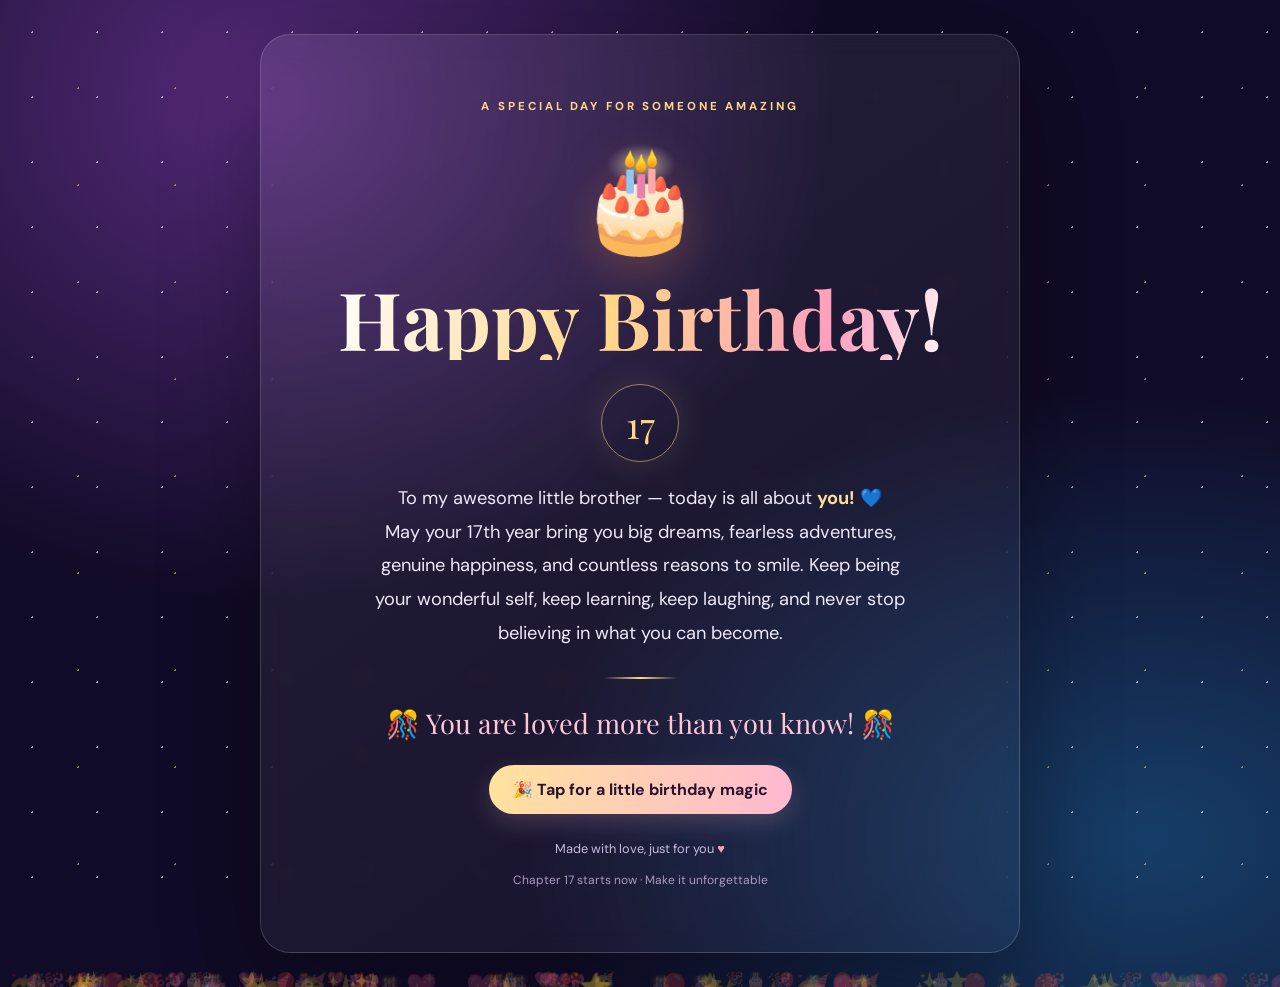
<file: happy-17/index.html>
<!doctype html>
<html lang="en"><head><meta charset="utf-8"><meta name="viewport" content="width=device-width,initial-scale=1"><meta name="theme-color" content="#130c2e"><title>Happy 17th Birthday! 🎂</title>
<style>
@import url('https://fonts.googleapis.com/css2?family=DM+Sans:wght@400;500;700&family=Playfair+Display:wght@600;700;800&display=swap');
*{box-sizing:border-box}body{margin:0;min-height:100vh;color:#fff;font-family:'DM Sans',sans-serif;background:radial-gradient(ellipse at 20% 10%,#542a78 0,transparent 40%),radial-gradient(ellipse at 90% 85%,#163e68 0,transparent 38%),#100b26;overflow-x:hidden}.stars{position:fixed;inset:0;pointer-events:none;background-image:radial-gradient(#fff9 1px,transparent 1px),radial-gradient(#ffd98b88 1px,transparent 1px);background-size:65px 65px,97px 97px;background-position:0 0,30px 40px;animation:twinkle 5s ease-in-out infinite alternate}@keyframes twinkle{to{opacity:.35}}main{position:relative;z-index:1;min-height:100vh;display:flex;align-items:center;justify-content:center;padding:34px 18px}.card{max-width:760px;width:100%;text-align:center;padding:clamp(28px,7vw,64px) clamp(20px,6vw,58px);border:1px solid #ffffff28;border-radius:30px;background:linear-gradient(145deg,#ffffff16,#ffffff08);box-shadow:0 30px 100px #0005;backdrop-filter:blur(12px)}.eyebrow{letter-spacing:.25em;text-transform:uppercase;font-size:.72rem;color:#ffd88a;font-weight:700}.cake{font-size:clamp(65px,13vw,100px);margin:20px 0 4px;filter:drop-shadow(0 12px 25px #ff9b5a45);animation:bob 3s ease-in-out infinite}@keyframes bob{50%{transform:translateY(-10px) rotate(2deg)}}h1{font-family:'Playfair Display',serif;font-size:clamp(2.5rem,8vw,5rem);line-height:1.05;margin:12px 0 16px;background:linear-gradient(100deg,#fff,#ffd88a 45%,#ff9ebd 80%,#fff);-webkit-background-clip:text;background-clip:text;color:transparent}.age{display:inline-flex;align-items:center;justify-content:center;width:78px;height:78px;border-radius:50%;border:1px solid #ffd88a88;color:#ffd88a;font-family:'Playfair Display',serif;font-size:2.3rem;box-shadow:0 0 35px #ffd88a20;margin:8px 0 20px}.message{max-width:540px;margin:0 auto;color:#eee8fa;font-size:clamp(1rem,2.7vw,1.14rem);line-height:1.85}.message strong{color:#ffdc98}.divider{width:75px;height:2px;margin:26px auto;background:linear-gradient(90deg,transparent,#ffd88a,transparent)}.wish{font-family:'Playfair Display',serif;font-size:clamp(1.25rem,4vw,1.7rem);color:#ffc4d7;margin:0 0 24px}.btn{border:0;border-radius:999px;padding:14px 24px;font:700 1rem 'DM Sans',sans-serif;color:#271331;background:linear-gradient(100deg,#ffe39d,#ffb8d0);cursor:pointer;box-shadow:0 8px 25px #ffb8d033;transition:transform .2s}.btn:hover{transform:translateY(-3px)}.tiny{margin-top:26px;color:#c7bbdd;font-size:.8rem}.confetti{position:fixed;top:-20px;z-index:3;pointer-events:none;animation:fall linear forwards}@keyframes fall{to{transform:translateY(110vh) rotate(720deg);opacity:.2}}.heart{color:#ff9fbe}footer{margin-top:15px;color:#a99bbf;font-size:.75rem}
</style></head><body><div class="stars"></div><main><section class="card"><div class="eyebrow">A special day for someone amazing</div><div class="cake">🎂</div><h1>Happy Birthday!</h1><div class="age">17</div><p class="message">To my awesome little brother — today is all about <strong>you!</strong> 💙<br>May your 17th year bring you big dreams, fearless adventures, genuine happiness, and countless reasons to smile. Keep being your wonderful self, keep learning, keep laughing, and never stop believing in what you can become.</p><div class="divider"></div><p class="wish">You deserve the whole universe ✨</p><button class="btn" onclick="celebrate()">🎉 Tap for a little birthday magic</button><p class="tiny">Made with love, just for you <span class="heart">♥</span></p><footer>Chapter 17 starts now · Make it unforgettable</footer></section></main>
<script>function celebrate(){const emojis=['🎉','✨','💖','🎂','⭐','🎈','🥳'];for(let i=0;i<85;i++){const e=document.createElement('span');e.className='confetti';e.textContent=emojis[Math.floor(Math.random()*emojis.length)];e.style.left=Math.random()*100+'vw';e.style.fontSize=(14+Math.random()*22)+'px';e.style.animationDuration=(2.5+Math.random()*3)+'s';e.style.animationDelay=(Math.random()*.8)+'s';document.body.appendChild(e);setTimeout(()=>e.remove(),6500)}document.querySelector('.wish').textContent='🎊 You are loved more than you know! 🎊'}setTimeout(celebrate,500);</script></body></html>
</file>
